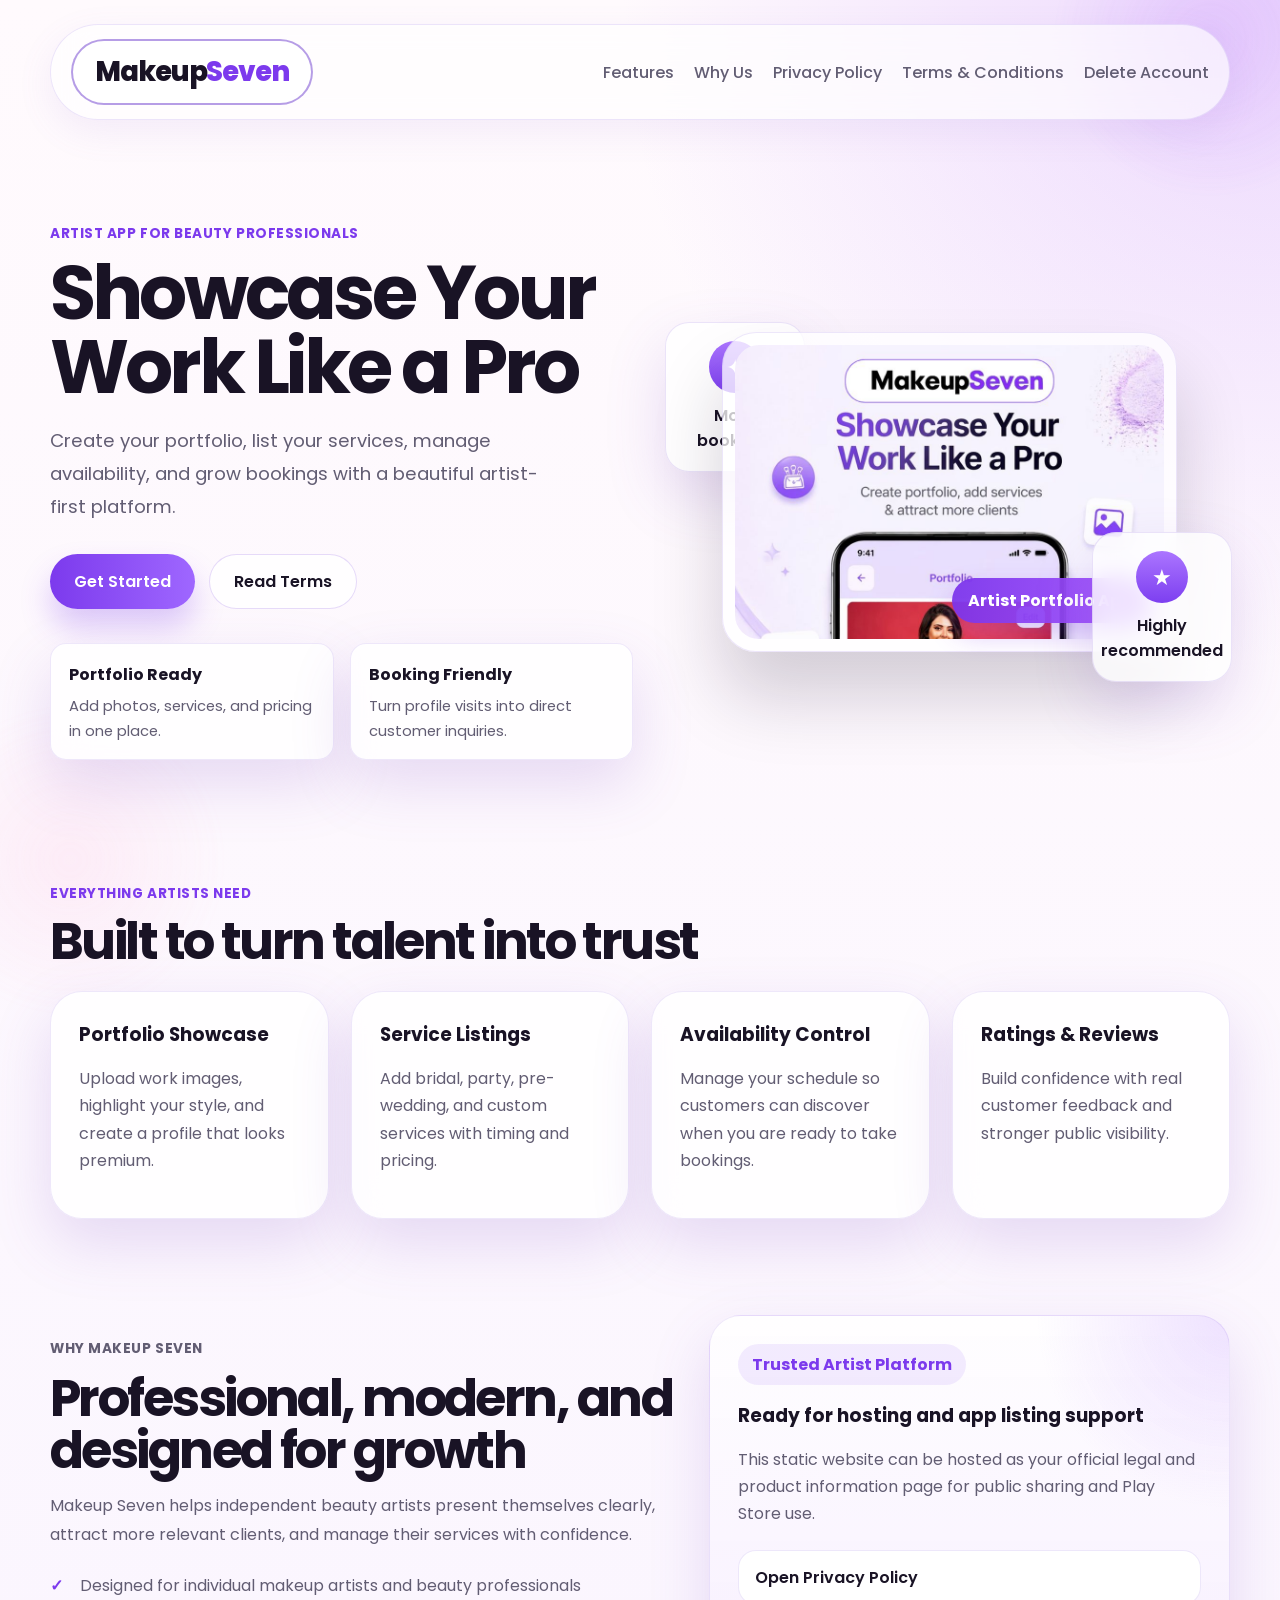
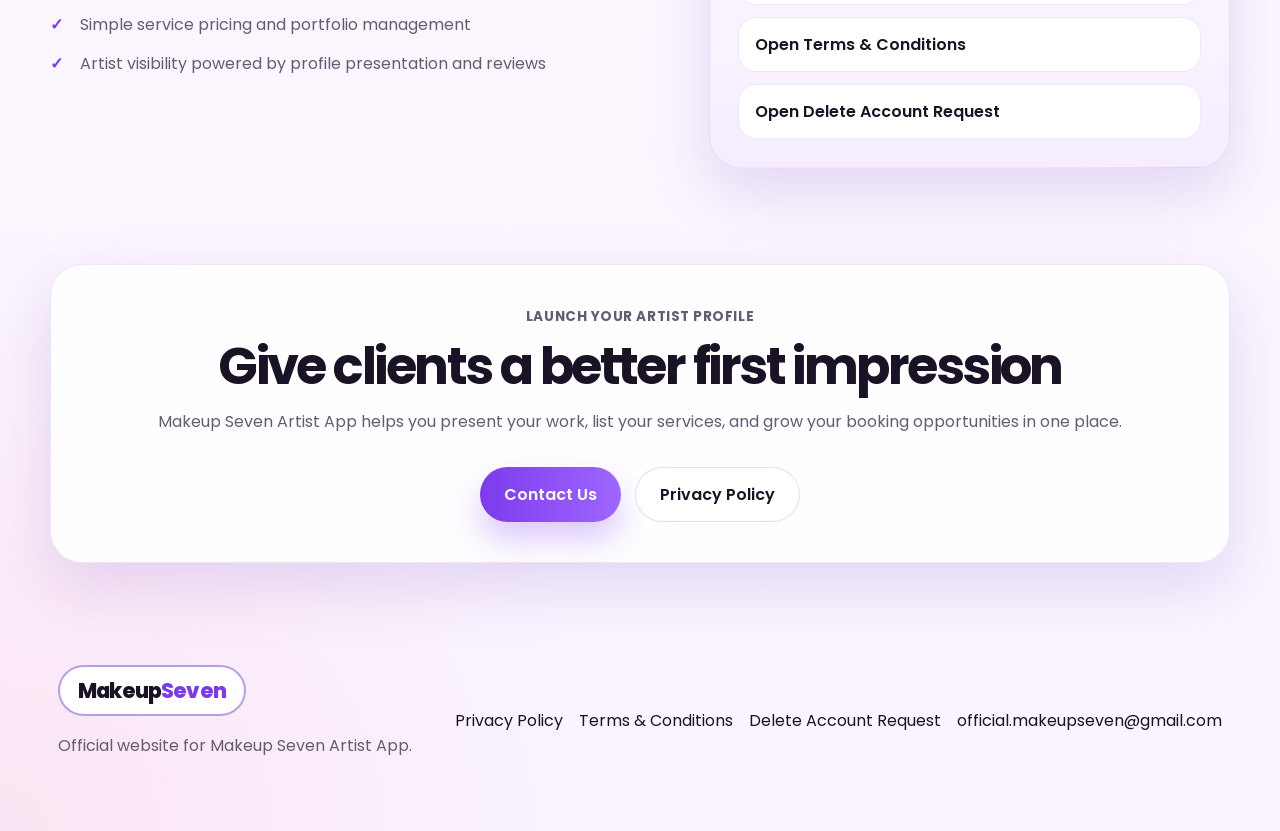
<file: index.html>
<!DOCTYPE html>
<html lang="en">
<head>
  <meta charset="UTF-8">
  <meta name="viewport" content="width=device-width, initial-scale=1.0">
  <title>Makeup Seven Artist App</title>
  <meta name="description" content="Showcase your work, add services, and attract more clients with Makeup Seven Artist App.">
  <link rel="preconnect" href="https://fonts.googleapis.com">
  <link rel="preconnect" href="https://fonts.gstatic.com" crossorigin>
  <link href="https://fonts.googleapis.com/css2?family=Poppins:wght@400;500;600;700;800&display=swap" rel="stylesheet">
  <link rel="stylesheet" href="styles.css">
</head>
<body>
  <div class="page-shell">
    <header class="site-header">
      <a class="brand-pill" href="index.html">Makeup<span>Seven</span></a>
      <nav class="top-nav">
        <a href="#features">Features</a>
        <a href="#why-us">Why Us</a>
        <a href="privacy-policy.html">Privacy Policy</a>
        <a href="terms-conditions.html">Terms & Conditions</a>
        <a href="delete-account.html">Delete Account</a>
      </nav>
    </header>

    <main>
      <section class="hero">
        <div class="hero-copy">
          <p class="eyebrow">Artist App for beauty professionals</p>
          <h1>Showcase Your Work Like a Pro</h1>
          <p class="hero-text">
            Create your portfolio, list your services, manage availability, and grow bookings with a beautiful artist-first platform.
          </p>
          <div class="hero-actions">
            <a class="primary-btn" href="#download">Get Started</a>
            <a class="secondary-btn" href="terms-conditions.html">Read Terms</a>
          </div>
          <div class="mini-stats">
            <article>
              <strong>Portfolio Ready</strong>
              <span>Add photos, services, and pricing in one place.</span>
            </article>
            <article>
              <strong>Booking Friendly</strong>
              <span>Turn profile visits into direct customer inquiries.</span>
            </article>
          </div>
        </div>

        <div class="hero-visual">
          <div class="floating-card card-left">
            <span class="icon-circle">&#10022;</span>
            <p>More bookings</p>
          </div>

          <div class="promo-frame promo-banner">
            <img src="assets/makeup-seven-promo.jpeg" alt="Makeup Seven Artist App promotional preview">
            <div class="promo-badge">Artist Portfolio App</div>
          </div>

          <div class="floating-card card-right">
            <span class="icon-circle">&#9733;</span>
            <p>Highly recommended</p>
          </div>
        </div>
      </section>

      <section class="features" id="features">
        <div class="section-heading">
          <p class="eyebrow">Everything artists need</p>
          <h2>Built to turn talent into trust</h2>
        </div>

        <div class="feature-grid">
          <article class="feature-box">
            <h3>Portfolio Showcase</h3>
            <p>Upload work images, highlight your style, and create a profile that looks premium.</p>
          </article>
          <article class="feature-box">
            <h3>Service Listings</h3>
            <p>Add bridal, party, pre-wedding, and custom services with timing and pricing.</p>
          </article>
          <article class="feature-box">
            <h3>Availability Control</h3>
            <p>Manage your schedule so customers can discover when you are ready to take bookings.</p>
          </article>
          <article class="feature-box">
            <h3>Ratings & Reviews</h3>
            <p>Build confidence with real customer feedback and stronger public visibility.</p>
          </article>
        </div>
      </section>

      <section class="why-us" id="why-us">
        <div class="why-copy">
          <p class="eyebrow">Why Makeup Seven</p>
          <h2>Professional, modern, and designed for growth</h2>
          <p>
            Makeup Seven helps independent beauty artists present themselves clearly, attract more relevant clients, and manage their services with confidence.
          </p>
          <ul class="check-list">
            <li>Designed for individual makeup artists and beauty professionals</li>
            <li>Simple service pricing and portfolio management</li>
            <li>Artist visibility powered by profile presentation and reviews</li>
          </ul>
        </div>

        <div class="highlight-panel">
          <div class="highlight-chip">Trusted Artist Platform</div>
          <h3>Ready for hosting and app listing support</h3>
          <p>
            This static website can be hosted as your official legal and product information page for public sharing and Play Store use.
          </p>
          <div class="link-stack">
            <a href="privacy-policy.html">Open Privacy Policy</a>
            <a href="terms-conditions.html">Open Terms & Conditions</a>
            <a href="delete-account.html">Open Delete Account Request</a>
          </div>
        </div>
      </section>

      <section class="download" id="download">
        <div class="download-card">
          <p class="eyebrow">Launch your artist profile</p>
          <h2>Give clients a better first impression</h2>
          <p>
            Makeup Seven Artist App helps you present your work, list your services, and grow your booking opportunities in one place.
          </p>
          <div class="hero-actions">
            <a class="primary-btn" href="mailto:official.makeupseven@gmail.com">Contact Us</a>
            <a class="secondary-btn" href="privacy-policy.html">Privacy Policy</a>
          </div>
        </div>
      </section>
    </main>

    <footer class="site-footer">
      <div>
        <a class="brand-pill small" href="index.html">Makeup<span>Seven</span></a>
        <p>Official website for Makeup Seven Artist App.</p>
      </div>
      <div class="footer-links">
        <a href="privacy-policy.html">Privacy Policy</a>
        <a href="terms-conditions.html">Terms & Conditions</a>
        <a href="delete-account.html">Delete Account Request</a>
        <a href="mailto:official.makeupseven@gmail.com">official.makeupseven@gmail.com</a>
      </div>
    </footer>
  </div>
</body>
</html>
</file>
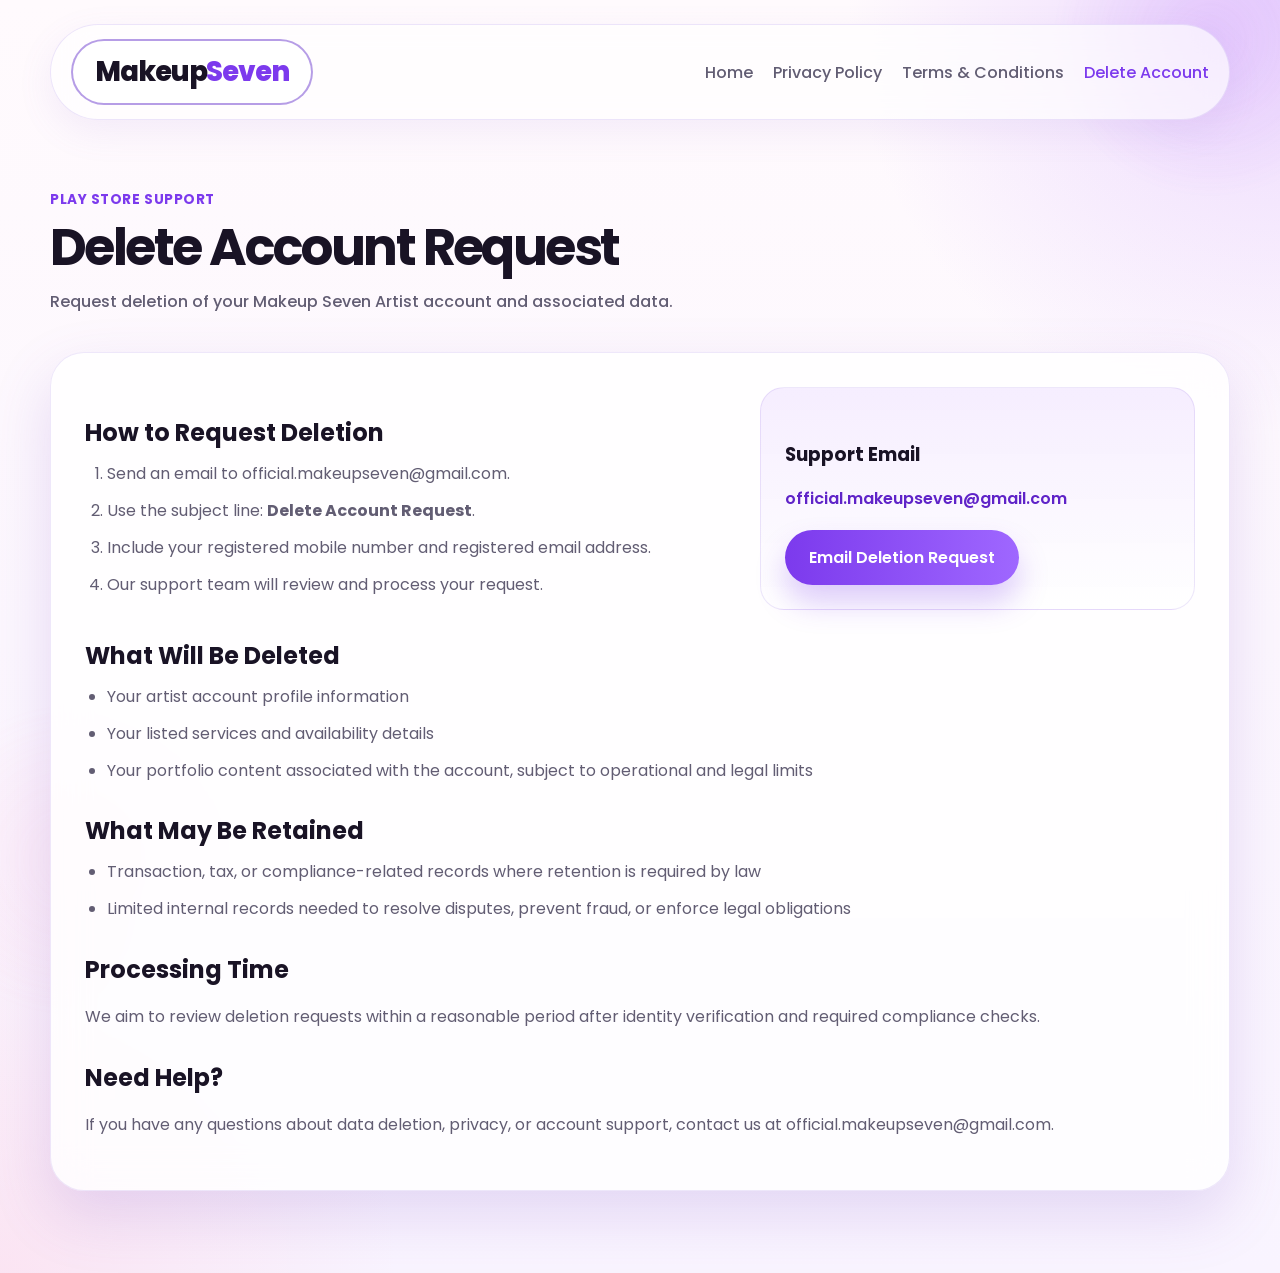
<file: delete-account.html>
<!DOCTYPE html>
<html lang="en">
<head>
  <meta charset="UTF-8">
  <meta name="viewport" content="width=device-width, initial-scale=1.0">
  <title>Delete Account Request | Makeup Seven Artist App</title>
  <meta name="description" content="Request account deletion for Makeup Seven Artist App.">
  <link rel="preconnect" href="https://fonts.googleapis.com">
  <link rel="preconnect" href="https://fonts.gstatic.com" crossorigin>
  <link href="https://fonts.googleapis.com/css2?family=Poppins:wght@400;500;600;700;800&display=swap" rel="stylesheet">
  <link rel="stylesheet" href="styles.css">
</head>
<body class="legal-body">
  <div class="page-shell">
    <header class="site-header legal-header">
      <a class="brand-pill" href="index.html">Makeup<span>Seven</span></a>
      <nav class="top-nav">
        <a href="index.html">Home</a>
        <a href="privacy-policy.html">Privacy Policy</a>
        <a href="terms-conditions.html">Terms & Conditions</a>
        <a href="delete-account.html" class="active-link">Delete Account</a>
      </nav>
    </header>

    <main class="legal-main">
      <section class="legal-hero">
        <p class="eyebrow">Play Store Support</p>
        <h1>Delete Account Request</h1>
        <p>Request deletion of your Makeup Seven Artist account and associated data.</p>
      </section>

      <section class="legal-card delete-card">
        <div class="delete-grid">
          <div>
            <h2>How to Request Deletion</h2>
            <ol class="legal-steps">
              <li>Send an email to <a href="mailto:official.makeupseven@gmail.com">official.makeupseven@gmail.com</a>.</li>
              <li>Use the subject line: <strong>Delete Account Request</strong>.</li>
              <li>Include your registered mobile number and registered email address.</li>
              <li>Our support team will review and process your request.</li>
            </ol>
          </div>

          <div class="delete-highlight">
            <h3>Support Email</h3>
            <p><a href="mailto:official.makeupseven@gmail.com">official.makeupseven@gmail.com</a></p>
            <a class="primary-btn" href="mailto:official.makeupseven@gmail.com?subject=Delete%20Account%20Request">Email Deletion Request</a>
          </div>
        </div>

        <h2>What Will Be Deleted</h2>
        <ul>
          <li>Your artist account profile information</li>
          <li>Your listed services and availability details</li>
          <li>Your portfolio content associated with the account, subject to operational and legal limits</li>
        </ul>

        <h2>What May Be Retained</h2>
        <ul>
          <li>Transaction, tax, or compliance-related records where retention is required by law</li>
          <li>Limited internal records needed to resolve disputes, prevent fraud, or enforce legal obligations</li>
        </ul>

        <h2>Processing Time</h2>
        <p>
          We aim to review deletion requests within a reasonable period after identity verification and required compliance checks.
        </p>

        <h2>Need Help?</h2>
        <p>
          If you have any questions about data deletion, privacy, or account support, contact us at
          <a href="mailto:official.makeupseven@gmail.com">official.makeupseven@gmail.com</a>.
        </p>
      </section>
    </main>
  </div>
</body>
</html>
</file>
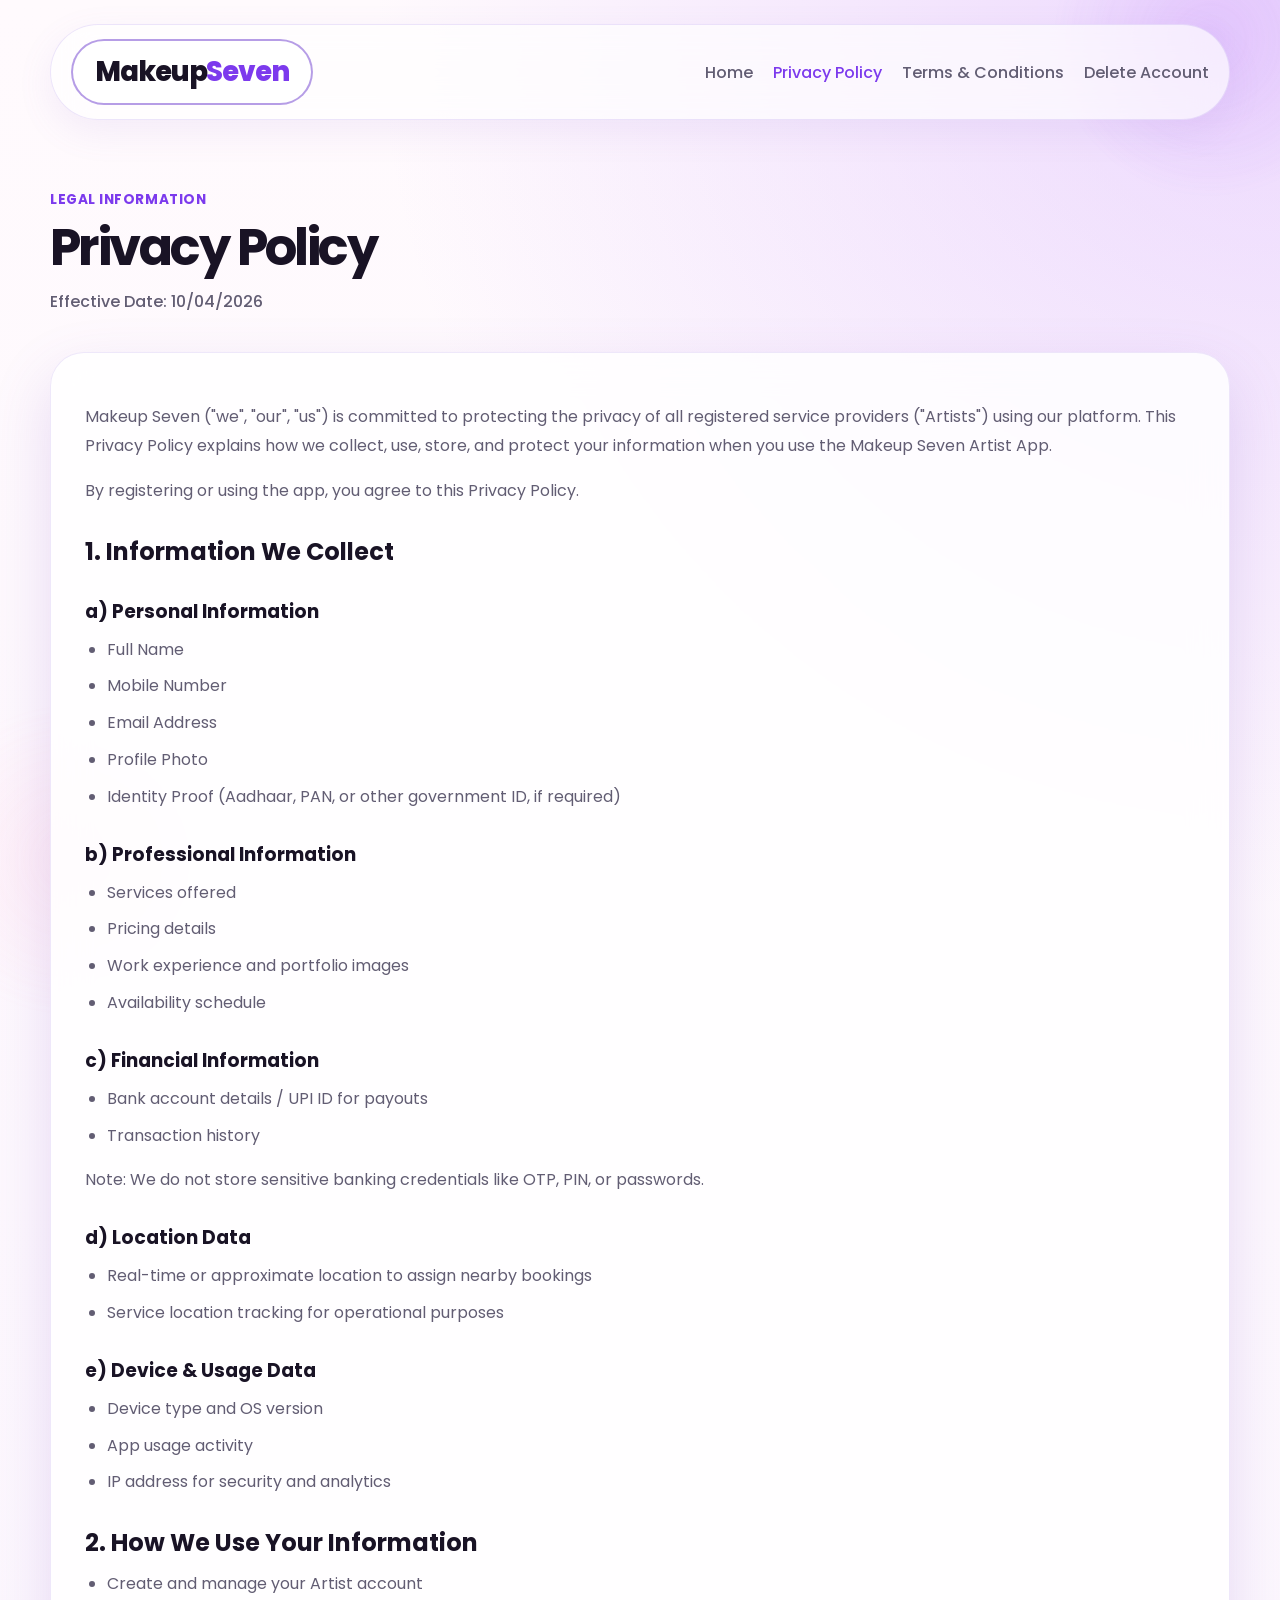
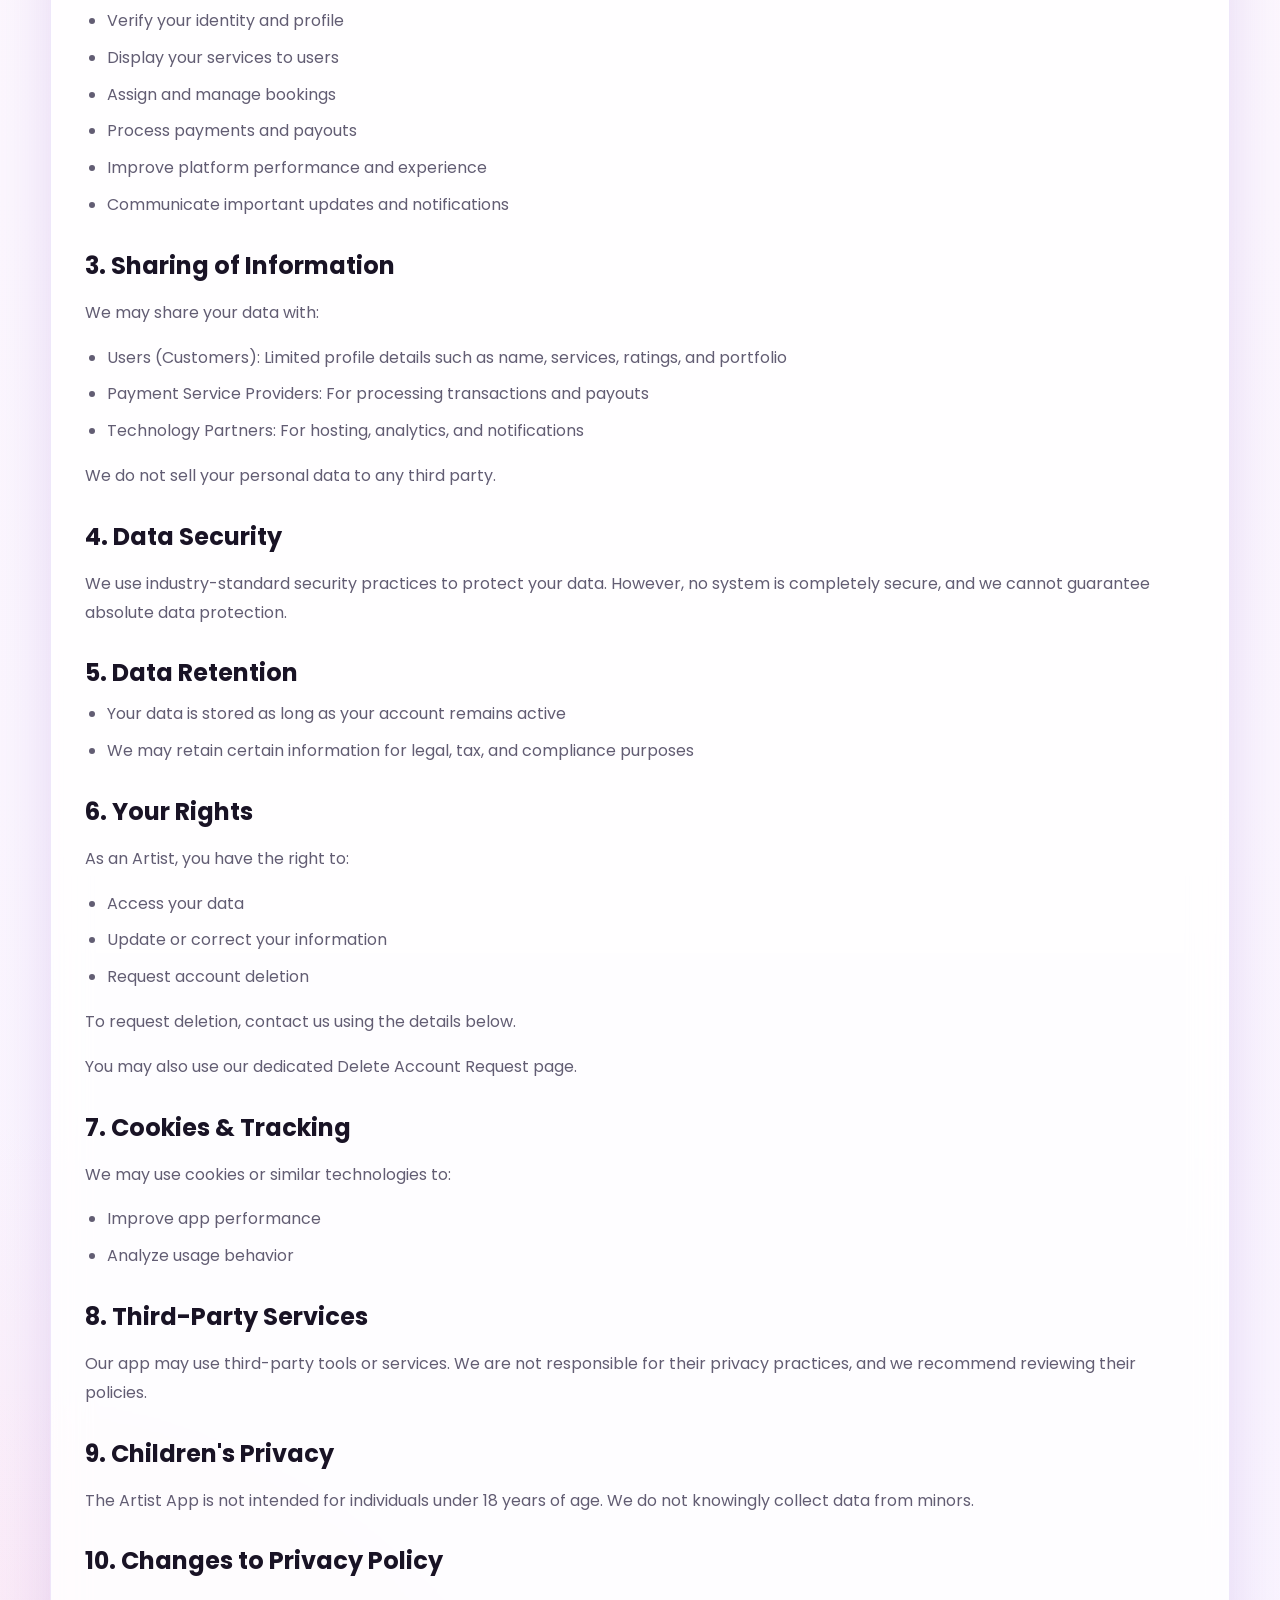
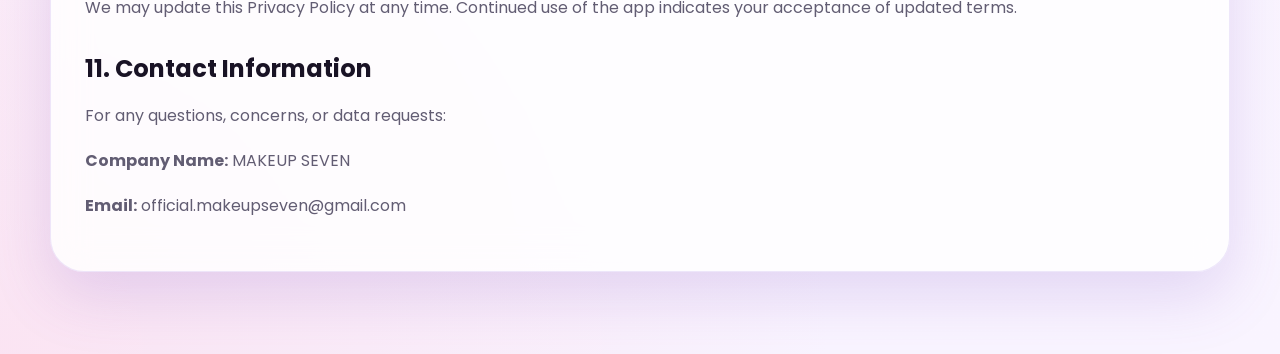
<file: privacy-policy.html>
<!DOCTYPE html>
<html lang="en">
<head>
  <meta charset="UTF-8">
  <meta name="viewport" content="width=device-width, initial-scale=1.0">
  <title>Privacy Policy | Makeup Seven Artist App</title>
  <meta name="description" content="Privacy Policy for Makeup Seven Artist App.">
  <link rel="preconnect" href="https://fonts.googleapis.com">
  <link rel="preconnect" href="https://fonts.gstatic.com" crossorigin>
  <link href="https://fonts.googleapis.com/css2?family=Poppins:wght@400;500;600;700;800&display=swap" rel="stylesheet">
  <link rel="stylesheet" href="styles.css">
</head>
<body class="legal-body">
  <div class="page-shell">
    <header class="site-header legal-header">
      <a class="brand-pill" href="index.html">Makeup<span>Seven</span></a>
      <nav class="top-nav">
        <a href="index.html">Home</a>
        <a href="privacy-policy.html" class="active-link">Privacy Policy</a>
        <a href="terms-conditions.html">Terms & Conditions</a>
        <a href="delete-account.html">Delete Account</a>
      </nav>
    </header>

    <main class="legal-main">
      <section class="legal-hero">
        <p class="eyebrow">Legal Information</p>
        <h1>Privacy Policy</h1>
        <p>Effective Date: 10/04/2026</p>
      </section>

      <section class="legal-card">
        <p>
          Makeup Seven ("we", "our", "us") is committed to protecting the privacy of all registered service providers ("Artists") using our platform. This Privacy Policy explains how we collect, use, store, and protect your information when you use the Makeup Seven Artist App.
        </p>
        <p>By registering or using the app, you agree to this Privacy Policy.</p>

        <h2>1. Information We Collect</h2>
        <h3>a) Personal Information</h3>
        <ul>
          <li>Full Name</li>
          <li>Mobile Number</li>
          <li>Email Address</li>
          <li>Profile Photo</li>
          <li>Identity Proof (Aadhaar, PAN, or other government ID, if required)</li>
        </ul>

        <h3>b) Professional Information</h3>
        <ul>
          <li>Services offered</li>
          <li>Pricing details</li>
          <li>Work experience and portfolio images</li>
          <li>Availability schedule</li>
        </ul>

        <h3>c) Financial Information</h3>
        <ul>
          <li>Bank account details / UPI ID for payouts</li>
          <li>Transaction history</li>
        </ul>
        <p>Note: We do not store sensitive banking credentials like OTP, PIN, or passwords.</p>

        <h3>d) Location Data</h3>
        <ul>
          <li>Real-time or approximate location to assign nearby bookings</li>
          <li>Service location tracking for operational purposes</li>
        </ul>

        <h3>e) Device & Usage Data</h3>
        <ul>
          <li>Device type and OS version</li>
          <li>App usage activity</li>
          <li>IP address for security and analytics</li>
        </ul>

        <h2>2. How We Use Your Information</h2>
        <ul>
          <li>Create and manage your Artist account</li>
          <li>Verify your identity and profile</li>
          <li>Display your services to users</li>
          <li>Assign and manage bookings</li>
          <li>Process payments and payouts</li>
          <li>Improve platform performance and experience</li>
          <li>Communicate important updates and notifications</li>
        </ul>

        <h2>3. Sharing of Information</h2>
        <p>We may share your data with:</p>
        <ul>
          <li>Users (Customers): Limited profile details such as name, services, ratings, and portfolio</li>
          <li>Payment Service Providers: For processing transactions and payouts</li>
          <li>Technology Partners: For hosting, analytics, and notifications</li>
        </ul>
        <p>We do not sell your personal data to any third party.</p>

        <h2>4. Data Security</h2>
        <p>
          We use industry-standard security practices to protect your data. However, no system is completely secure, and we cannot guarantee absolute data protection.
        </p>

        <h2>5. Data Retention</h2>
        <ul>
          <li>Your data is stored as long as your account remains active</li>
          <li>We may retain certain information for legal, tax, and compliance purposes</li>
        </ul>

        <h2>6. Your Rights</h2>
        <p>As an Artist, you have the right to:</p>
        <ul>
          <li>Access your data</li>
          <li>Update or correct your information</li>
          <li>Request account deletion</li>
        </ul>
        <p>To request deletion, contact us using the details below.</p>
        <p>You may also use our dedicated <a href="delete-account.html">Delete Account Request</a> page.</p>

        <h2>7. Cookies & Tracking</h2>
        <p>We may use cookies or similar technologies to:</p>
        <ul>
          <li>Improve app performance</li>
          <li>Analyze usage behavior</li>
        </ul>

        <h2>8. Third-Party Services</h2>
        <p>
          Our app may use third-party tools or services. We are not responsible for their privacy practices, and we recommend reviewing their policies.
        </p>

        <h2>9. Children's Privacy</h2>
        <p>
          The Artist App is not intended for individuals under 18 years of age. We do not knowingly collect data from minors.
        </p>

        <h2>10. Changes to Privacy Policy</h2>
        <p>
          We may update this Privacy Policy at any time. Continued use of the app indicates your acceptance of updated terms.
        </p>

        <h2>11. Contact Information</h2>
        <p>For any questions, concerns, or data requests:</p>
        <p><strong>Company Name:</strong> MAKEUP SEVEN</p>
        <p><strong>Email:</strong> <a href="mailto:official.makeupseven@gmail.com">official.makeupseven@gmail.com</a></p>
      </section>
    </main>
  </div>
</body>
</html>
</file>
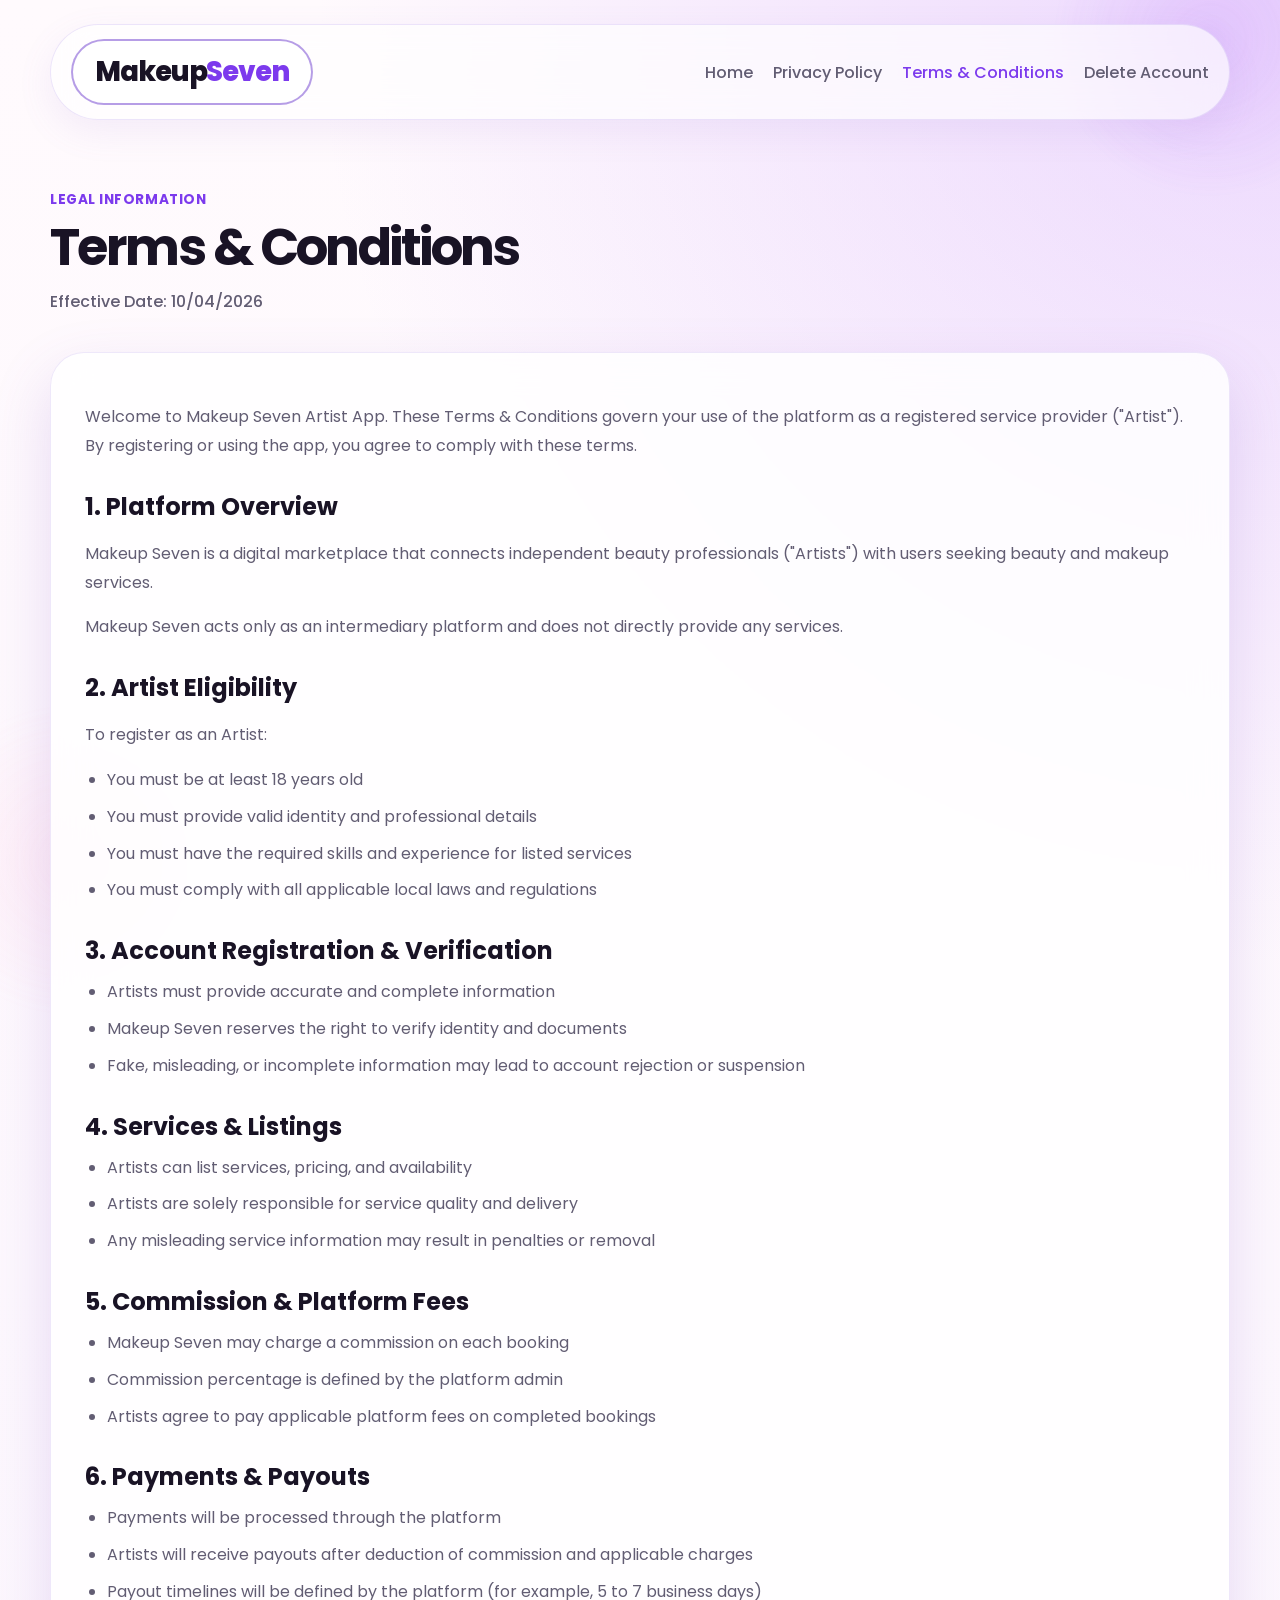
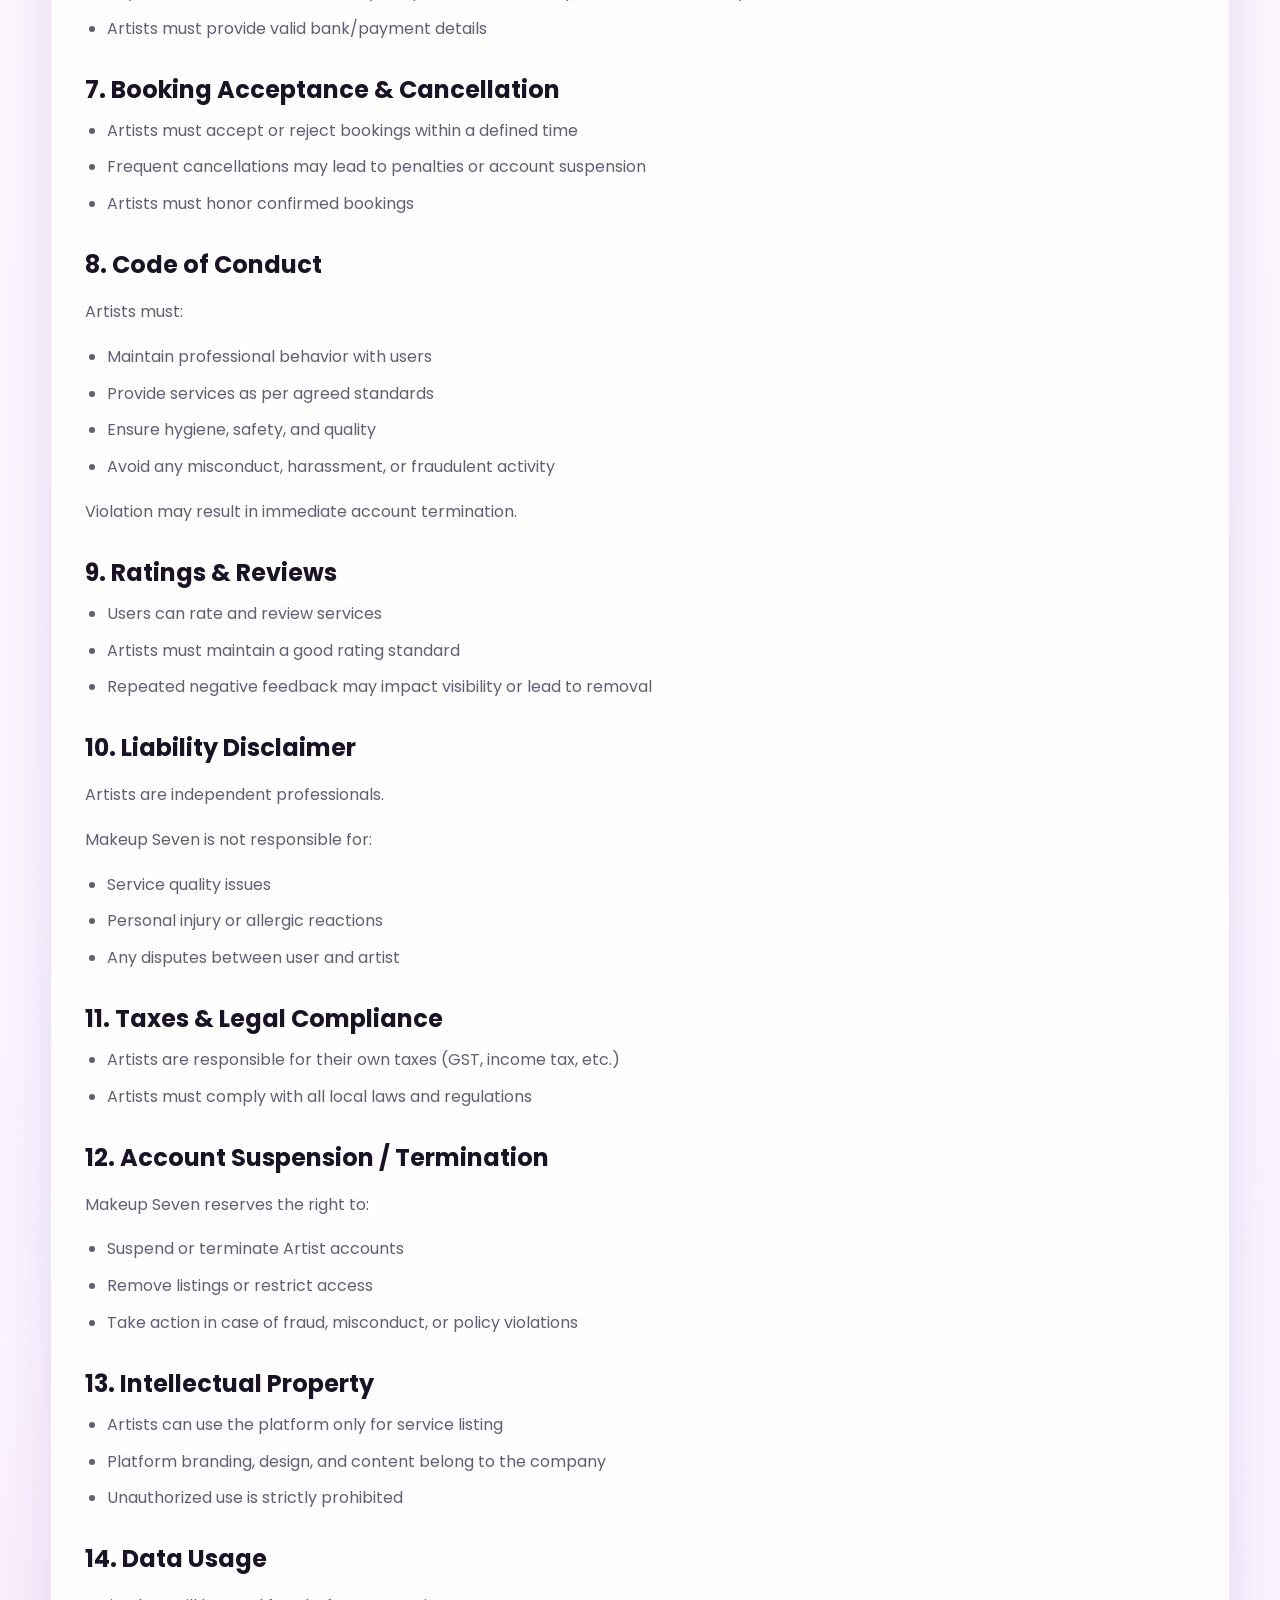
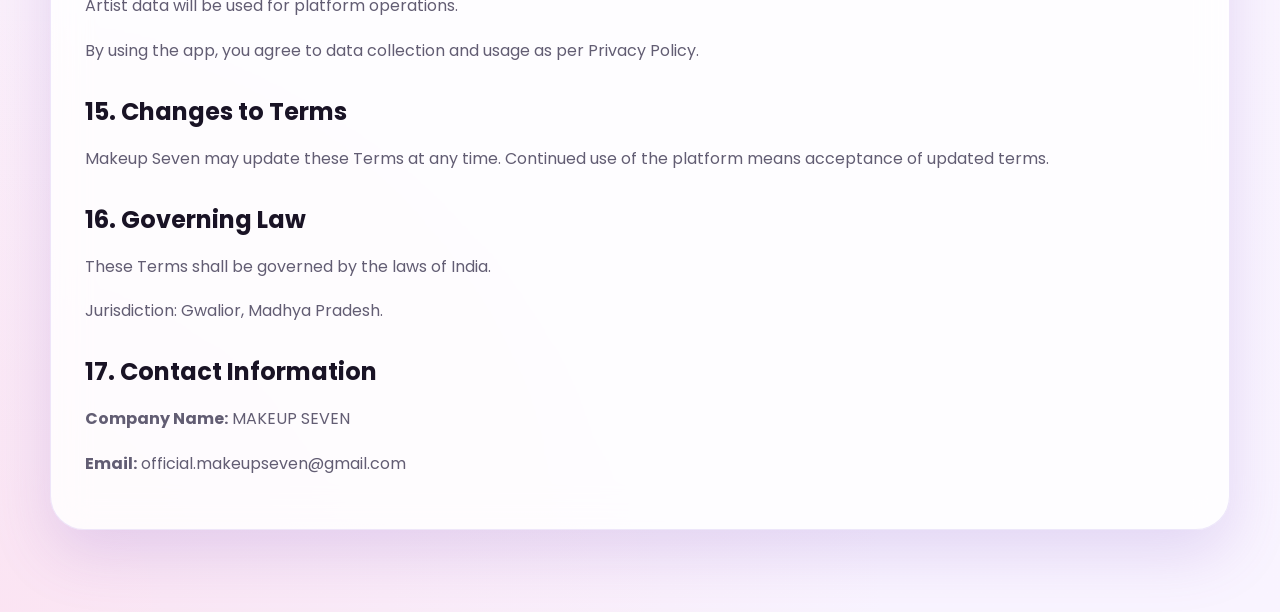
<file: terms-conditions.html>
<!DOCTYPE html>
<html lang="en">
<head>
  <meta charset="UTF-8">
  <meta name="viewport" content="width=device-width, initial-scale=1.0">
  <title>Terms & Conditions | Makeup Seven Artist App</title>
  <meta name="description" content="Terms and Conditions for Makeup Seven Artist App.">
  <link rel="preconnect" href="https://fonts.googleapis.com">
  <link rel="preconnect" href="https://fonts.gstatic.com" crossorigin>
  <link href="https://fonts.googleapis.com/css2?family=Poppins:wght@400;500;600;700;800&display=swap" rel="stylesheet">
  <link rel="stylesheet" href="styles.css">
</head>
<body class="legal-body">
  <div class="page-shell">
    <header class="site-header legal-header">
      <a class="brand-pill" href="index.html">Makeup<span>Seven</span></a>
      <nav class="top-nav">
        <a href="index.html">Home</a>
        <a href="privacy-policy.html">Privacy Policy</a>
        <a href="terms-conditions.html" class="active-link">Terms & Conditions</a>
        <a href="delete-account.html">Delete Account</a>
      </nav>
    </header>

    <main class="legal-main">
      <section class="legal-hero">
        <p class="eyebrow">Legal Information</p>
        <h1>Terms & Conditions</h1>
        <p>Effective Date: 10/04/2026</p>
      </section>

      <section class="legal-card">
        <p>
          Welcome to Makeup Seven Artist App. These Terms & Conditions govern your use of the platform as a registered service provider ("Artist"). By registering or using the app, you agree to comply with these terms.
        </p>

        <h2>1. Platform Overview</h2>
        <p>
          Makeup Seven is a digital marketplace that connects independent beauty professionals ("Artists") with users seeking beauty and makeup services.
        </p>
        <p>Makeup Seven acts only as an intermediary platform and does not directly provide any services.</p>

        <h2>2. Artist Eligibility</h2>
        <p>To register as an Artist:</p>
        <ul>
          <li>You must be at least 18 years old</li>
          <li>You must provide valid identity and professional details</li>
          <li>You must have the required skills and experience for listed services</li>
          <li>You must comply with all applicable local laws and regulations</li>
        </ul>

        <h2>3. Account Registration & Verification</h2>
        <ul>
          <li>Artists must provide accurate and complete information</li>
          <li>Makeup Seven reserves the right to verify identity and documents</li>
          <li>Fake, misleading, or incomplete information may lead to account rejection or suspension</li>
        </ul>

        <h2>4. Services & Listings</h2>
        <ul>
          <li>Artists can list services, pricing, and availability</li>
          <li>Artists are solely responsible for service quality and delivery</li>
          <li>Any misleading service information may result in penalties or removal</li>
        </ul>

        <h2>5. Commission & Platform Fees</h2>
        <ul>
          <li>Makeup Seven may charge a commission on each booking</li>
          <li>Commission percentage is defined by the platform admin</li>
          <li>Artists agree to pay applicable platform fees on completed bookings</li>
        </ul>

        <h2>6. Payments & Payouts</h2>
        <ul>
          <li>Payments will be processed through the platform</li>
          <li>Artists will receive payouts after deduction of commission and applicable charges</li>
          <li>Payout timelines will be defined by the platform (for example, 5 to 7 business days)</li>
          <li>Artists must provide valid bank/payment details</li>
        </ul>

        <h2>7. Booking Acceptance & Cancellation</h2>
        <ul>
          <li>Artists must accept or reject bookings within a defined time</li>
          <li>Frequent cancellations may lead to penalties or account suspension</li>
          <li>Artists must honor confirmed bookings</li>
        </ul>

        <h2>8. Code of Conduct</h2>
        <p>Artists must:</p>
        <ul>
          <li>Maintain professional behavior with users</li>
          <li>Provide services as per agreed standards</li>
          <li>Ensure hygiene, safety, and quality</li>
          <li>Avoid any misconduct, harassment, or fraudulent activity</li>
        </ul>
        <p>Violation may result in immediate account termination.</p>

        <h2>9. Ratings & Reviews</h2>
        <ul>
          <li>Users can rate and review services</li>
          <li>Artists must maintain a good rating standard</li>
          <li>Repeated negative feedback may impact visibility or lead to removal</li>
        </ul>

        <h2>10. Liability Disclaimer</h2>
        <p>Artists are independent professionals.</p>
        <p>Makeup Seven is not responsible for:</p>
        <ul>
          <li>Service quality issues</li>
          <li>Personal injury or allergic reactions</li>
          <li>Any disputes between user and artist</li>
        </ul>

        <h2>11. Taxes & Legal Compliance</h2>
        <ul>
          <li>Artists are responsible for their own taxes (GST, income tax, etc.)</li>
          <li>Artists must comply with all local laws and regulations</li>
        </ul>

        <h2>12. Account Suspension / Termination</h2>
        <p>Makeup Seven reserves the right to:</p>
        <ul>
          <li>Suspend or terminate Artist accounts</li>
          <li>Remove listings or restrict access</li>
          <li>Take action in case of fraud, misconduct, or policy violations</li>
        </ul>

        <h2>13. Intellectual Property</h2>
        <ul>
          <li>Artists can use the platform only for service listing</li>
          <li>Platform branding, design, and content belong to the company</li>
          <li>Unauthorized use is strictly prohibited</li>
        </ul>

        <h2>14. Data Usage</h2>
        <p>Artist data will be used for platform operations.</p>
        <p>By using the app, you agree to data collection and usage as per Privacy Policy.</p>

        <h2>15. Changes to Terms</h2>
        <p>
          Makeup Seven may update these Terms at any time. Continued use of the platform means acceptance of updated terms.
        </p>

        <h2>16. Governing Law</h2>
        <p>These Terms shall be governed by the laws of India.</p>
        <p>Jurisdiction: Gwalior, Madhya Pradesh.</p>

        <h2>17. Contact Information</h2>
        <p><strong>Company Name:</strong> MAKEUP SEVEN</p>
        <p><strong>Email:</strong> <a href="mailto:official.makeupseven@gmail.com">official.makeupseven@gmail.com</a></p>
      </section>
    </main>
  </div>
</body>
</html>
</file>
<file: styles.css>
:root {
  --bg: #fcf7ff;
  --bg-soft: #f6eeff;
  --surface: rgba(255, 255, 255, 0.82);
  --surface-strong: #ffffff;
  --text: #191325;
  --muted: #625d73;
  --line: rgba(145, 105, 219, 0.18);
  --purple: #7c3aed;
  --purple-dark: #5f23c8;
  --lilac: #e9d9ff;
  --pink: #ffdce8;
  --shadow: 0 24px 60px rgba(126, 76, 196, 0.18);
  --radius-lg: 32px;
  --radius-md: 22px;
  --radius-sm: 16px;
}

* {
  box-sizing: border-box;
}

html {
  scroll-behavior: smooth;
}

body {
  margin: 0;
  font-family: "Poppins", sans-serif;
  color: var(--text);
  overflow-x: hidden;
  background:
    radial-gradient(circle at top right, rgba(199, 150, 255, 0.34), transparent 24%),
    radial-gradient(circle at bottom left, rgba(255, 191, 214, 0.3), transparent 22%),
    linear-gradient(180deg, #fffafd 0%, #f9f4ff 100%);
}

body::before,
body::after {
  content: "";
  position: fixed;
  inset: auto;
  width: 320px;
  height: 320px;
  border-radius: 50%;
  pointer-events: none;
  filter: blur(4px);
  opacity: 0.6;
}

body::before {
  top: -120px;
  right: -90px;
  background: radial-gradient(circle, rgba(168, 85, 247, 0.28) 0%, rgba(168, 85, 247, 0) 70%);
}

body::after {
  bottom: -120px;
  left: -90px;
  background: radial-gradient(circle, rgba(255, 160, 200, 0.22) 0%, rgba(255, 160, 200, 0) 70%);
}

a {
  color: inherit;
  text-decoration: none;
}

.page-shell {
  width: min(1180px, calc(100% - 32px));
  margin: 0 auto;
  padding: 24px 0 48px;
}

.site-header,
.site-footer,
.hero,
.features,
.why-us,
.download,
.legal-card,
.legal-hero {
  position: relative;
  z-index: 1;
}

.site-header,
.site-footer {
  display: flex;
  align-items: center;
  justify-content: space-between;
  gap: 24px;
}

.site-header {
  padding: 14px 20px;
  background: rgba(255, 255, 255, 0.66);
  border: 1px solid rgba(152, 112, 227, 0.18);
  border-radius: 999px;
  backdrop-filter: blur(18px);
  box-shadow: 0 12px 35px rgba(148, 104, 208, 0.1);
}

.brand-pill {
  display: inline-flex;
  align-items: center;
  justify-content: center;
  padding: 10px 22px;
  font-size: 1.7rem;
  font-weight: 800;
  letter-spacing: -0.04em;
  background: #fff;
  border: 2px solid rgba(133, 92, 214, 0.6);
  border-radius: 999px;
}

.brand-pill span {
  color: var(--purple);
}

.brand-pill.small {
  font-size: 1.3rem;
  padding: 8px 18px;
}

.top-nav {
  display: flex;
  flex-wrap: wrap;
  gap: 20px;
  color: var(--muted);
  font-weight: 500;
}

.top-nav a {
  word-break: keep-all;
}

.top-nav a:hover,
.top-nav .active-link {
  color: var(--purple);
}

.hero {
  display: grid;
  grid-template-columns: 1.02fr 0.98fr;
  gap: 36px;
  align-items: center;
  padding: 72px 0 44px;
}

.eyebrow {
  margin: 0 0 12px;
  color: var(--purple);
  font-weight: 700;
  letter-spacing: 0.04em;
  text-transform: uppercase;
  font-size: 0.85rem;
}

.hero h1,
.section-heading h2,
.why-copy h2,
.download-card h2,
.legal-hero h1 {
  margin: 0;
  line-height: 1;
  letter-spacing: -0.05em;
}

.hero h1 {
  max-width: 580px;
  font-size: clamp(2.75rem, 6.4vw, 4.7rem);
  line-height: 0.98;
}

.hero-text,
.why-copy p,
.download-card p,
.legal-card p,
.legal-card li {
  color: var(--muted);
  line-height: 1.8;
}

.hero-text {
  max-width: 520px;
  margin: 22px 0 0;
  font-size: 1.14rem;
}

.hero-actions {
  display: flex;
  flex-wrap: wrap;
  gap: 14px;
  margin-top: 30px;
}

.primary-btn,
.secondary-btn,
.create-btn {
  display: inline-flex;
  align-items: center;
  justify-content: center;
  border-radius: 999px;
  font-weight: 600;
}

.primary-btn {
  padding: 15px 24px;
  color: #fff;
  background: linear-gradient(90deg, var(--purple) 0%, #9f67ff 100%);
  box-shadow: 0 18px 30px rgba(124, 58, 237, 0.26);
}

.secondary-btn {
  padding: 14px 24px;
  background: rgba(255, 255, 255, 0.76);
  border: 1px solid rgba(142, 94, 229, 0.22);
}

.mini-stats {
  display: grid;
  grid-template-columns: repeat(2, minmax(0, 1fr));
  gap: 16px;
  margin-top: 34px;
}

.mini-stats article,
.feature-box,
.highlight-panel,
.download-card,
.legal-card {
  background: var(--surface);
  border: 1px solid rgba(144, 101, 223, 0.15);
  box-shadow: var(--shadow);
  backdrop-filter: blur(18px);
}

.mini-stats article {
  padding: 18px 18px 16px;
  border-radius: var(--radius-sm);
}

.mini-stats strong {
  display: block;
  margin-bottom: 6px;
  font-size: 1rem;
}

.mini-stats span {
  color: var(--muted);
  font-size: 0.92rem;
  line-height: 1.5;
}

.hero-visual {
  position: relative;
  min-height: 600px;
  display: flex;
  align-items: center;
  justify-content: center;
}

.promo-frame {
  position: relative;
  width: min(100%, 470px);
  padding: 14px;
  background: rgba(255, 255, 255, 0.76);
  border: 1px solid rgba(142, 104, 221, 0.16);
  border-radius: 42px;
  box-shadow: 0 45px 70px rgba(23, 11, 39, 0.18);
}

.promo-banner {
  width: min(100%, 455px);
  padding: 12px;
  border-radius: 34px;
}

.promo-frame img {
  display: block;
  width: 100%;
  border-radius: 30px;
}

.promo-banner img {
  aspect-ratio: 16 / 11;
  object-fit: cover;
  object-position: center top;
  border-radius: 24px;
}

.promo-badge {
  position: absolute;
  right: 28px;
  bottom: 28px;
  padding: 10px 16px;
  color: #fff;
  font-weight: 700;
  background: linear-gradient(90deg, rgba(123, 52, 235, 0.94) 0%, rgba(165, 85, 255, 0.94) 100%);
  border-radius: 999px;
  box-shadow: 0 12px 26px rgba(124, 58, 237, 0.28);
}

.highlight-panel h3,
.feature-box h3 {
  margin: 0 0 5px;
}

.floating-card {
  position: absolute;
  display: flex;
  flex-direction: column;
  align-items: center;
  gap: 10px;
  padding: 18px 16px;
  width: 140px;
  text-align: center;
  background: rgba(255, 255, 255, 0.78);
  border: 1px solid rgba(142, 104, 221, 0.18);
  border-radius: 24px;
  box-shadow: var(--shadow);
  backdrop-filter: blur(12px);
}

.card-left {
  top: 130px;
  left: -4px;
}

.card-right {
  right: -2px;
  bottom: 110px;
}

.icon-circle {
  width: 52px;
  height: 52px;
  display: inline-flex;
  align-items: center;
  justify-content: center;
  color: #fff;
  font-size: 1.4rem;
  background: linear-gradient(180deg, #ab75ff 0%, #7d3ff0 100%);
  border-radius: 50%;
}

.floating-card p {
  margin: 0;
  font-weight: 600;
}

.features,
.why-us,
.download {
  padding: 48px 0;
}

.section-heading {
  max-width: 650px;
  margin-bottom: 24px;
}

.section-heading h2,
.why-copy h2,
.download-card h2,
.legal-hero h1 {
  font-size: clamp(2rem, 4vw, 3.35rem);
}

.feature-grid,
.why-us {
  display: grid;
  gap: 22px;
}

.feature-grid {
  grid-template-columns: repeat(4, minmax(0, 1fr));
}

.feature-box,
.highlight-panel,
.download-card {
  padding: 28px;
  border-radius: var(--radius-lg);
}

.feature-box p,
.highlight-panel p,
.site-footer p {
  color: var(--muted);
  line-height: 1.7;
}

.why-us {
  grid-template-columns: 1.1fr 0.9fr;
  align-items: stretch;
}

.why-copy {
  padding: 22px 8px 22px 0;
}

.check-list {
  margin: 24px 0 0;
  padding: 0;
  list-style: none;
}

.check-list li {
  position: relative;
  margin-bottom: 14px;
  padding-left: 30px;
  color: var(--muted);
}

.check-list li::before {
  content: "\2713";
  position: absolute;
  left: 0;
  top: 0;
  color: var(--purple);
  font-weight: 700;
}

.highlight-panel {
  background:
    radial-gradient(circle at top right, rgba(184, 135, 255, 0.24), transparent 28%),
    linear-gradient(180deg, rgba(255, 255, 255, 0.86) 0%, rgba(245, 236, 255, 0.9) 100%);
}

.highlight-chip {
  display: inline-flex;
  padding: 8px 14px;
  margin-bottom: 16px;
  color: var(--purple);
  font-weight: 700;
  background: rgba(124, 58, 237, 0.09);
  border-radius: 999px;
}

.link-stack {
  display: flex;
  flex-direction: column;
  gap: 12px;
  margin-top: 22px;
}

.link-stack a {
  padding: 14px 16px;
  font-weight: 600;
  background: #fff;
  border: 1px solid rgba(142, 104, 221, 0.16);
  border-radius: 18px;
}

.download-card {
  text-align: center;
  padding: 40px 28px;
}

.download-card .hero-actions {
  justify-content: center;
}

.site-footer {
  margin-top: 30px;
  padding: 24px 8px 8px;
}

.footer-links {
  display: flex;
  flex-wrap: wrap;
  gap: 16px;
  justify-content: flex-end;
}

.legal-body {
  min-height: 100vh;
}

.legal-header {
  margin-bottom: 34px;
}

.legal-main {
  padding-bottom: 34px;
}

.legal-hero {
  padding: 36px 0 22px;
}

.legal-hero p:last-child {
  color: var(--muted);
  font-weight: 500;
}

.legal-card {
  padding: 34px;
  border-radius: 34px;
}

.legal-card h2,
.legal-card h3 {
  margin-top: 28px;
  margin-bottom: 10px;
}

.legal-card ul {
  margin: 0;
  padding-left: 22px;
}

.legal-steps {
  margin: 0;
  padding-left: 22px;
  color: var(--muted);
  line-height: 1.8;
}

.legal-steps li {
  margin-bottom: 8px;
}

.legal-card li {
  margin-bottom: 8px;
}

.delete-grid {
  display: grid;
  grid-template-columns: 1.2fr 0.8fr;
  gap: 22px;
  align-items: start;
  margin-bottom: 18px;
}

.delete-highlight {
  padding: 24px;
  background: linear-gradient(180deg, rgba(245, 236, 255, 0.92) 0%, rgba(255, 255, 255, 0.9) 100%);
  border: 1px solid rgba(142, 104, 221, 0.16);
  border-radius: 24px;
}

.delete-highlight p {
  font-weight: 600;
  color: var(--purple-dark);
}

@media (max-width: 1080px) {
  .hero,
  .why-us,
  .feature-grid {
    grid-template-columns: 1fr;
  }

  .hero {
    padding-top: 48px;
    gap: 22px;
  }

  .hero-visual {
    min-height: auto;
    padding: 26px 0;
  }

  .floating-card {
    display: none;
  }
}

@media (max-width: 760px) {
  .page-shell {
    width: min(100% - 20px, 1180px);
    padding-top: 16px;
  }

  .site-header,
  .site-footer {
    flex-direction: column;
    align-items: flex-start;
    border-radius: 28px;
  }

  .brand-pill {
    font-size: 1.45rem;
  }

  .hero {
    padding: 34px 0 26px;
  }

  .hero h1 {
    font-size: clamp(2.3rem, 10.5vw, 3.25rem);
  }

  .hero-text {
    font-size: 1rem;
  }

  .top-nav,
  .footer-links {
    gap: 14px;
    justify-content: flex-start;
  }

  .hero-actions {
    flex-direction: column;
  }

  .primary-btn,
  .secondary-btn {
    width: 100%;
  }

  .mini-stats {
    grid-template-columns: 1fr;
  }

  .promo-frame {
    width: 100%;
    padding: 10px;
    border-radius: 28px;
  }

  .promo-banner {
    width: min(100%, 382px);
  }

  .promo-frame img {
    border-radius: 22px;
  }

  .promo-badge {
    right: 20px;
    bottom: 20px;
    padding: 8px 12px;
    font-size: 0.85rem;
  }

  .feature-box,
  .highlight-panel,
  .download-card,
  .legal-card {
    padding: 22px;
    border-radius: 24px;
  }

  .legal-hero {
    padding-top: 18px;
  }

  .legal-card ul {
    padding-left: 18px;
  }

  .delete-grid {
    grid-template-columns: 1fr;
  }
}

@media (max-width: 520px) {
  .site-header {
    padding: 14px 16px;
  }

  .brand-pill {
    width: 100%;
    font-size: 1.25rem;
    padding: 10px 16px;
  }

  .top-nav {
    width: 100%;
    display: grid;
    grid-template-columns: 1fr 1fr;
    gap: 10px 14px;
    font-size: 0.95rem;
  }

  .hero h1,
  .section-heading h2,
  .why-copy h2,
  .download-card h2,
  .legal-hero h1 {
    letter-spacing: -0.04em;
  }

  .site-footer {
    padding-top: 16px;
  }
}
</file>
